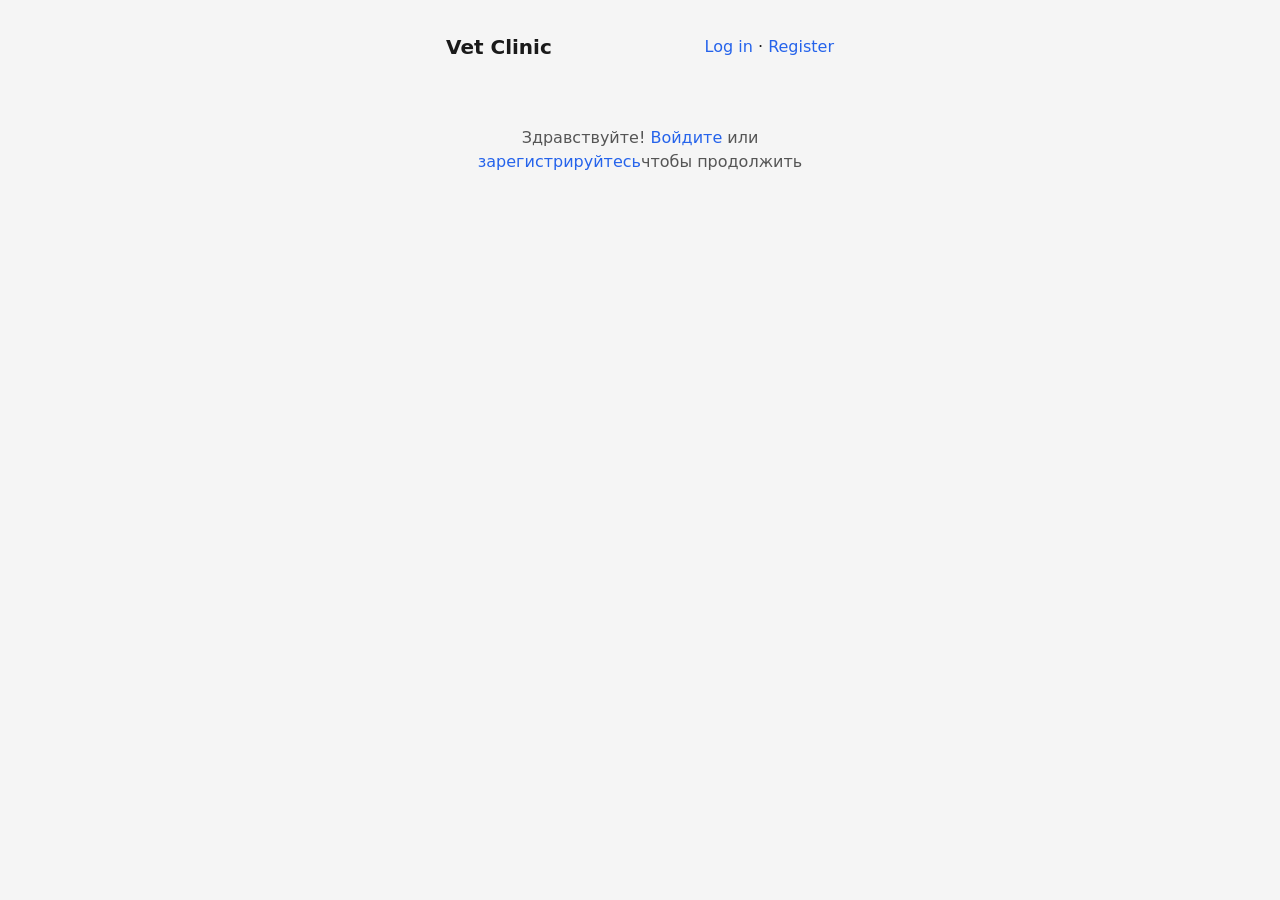
<file: frontend/index.html>
<!DOCTYPE html>
<html lang="en">
<head>
  <meta charset="UTF-8">
  <meta name="viewport" content="width=device-width, initial-scale=1.0">
  <title>Ветеринарная клиника — Главная</title>
  <link rel="stylesheet" href="static/css/style.css">
</head>
<body>
  <div class="container">
    <header class="header">
      <h1>Vet Clinic</h1>
      <nav id="nav"></nav>
    </header>
    <main>
      <section id="guest-message" class="hero" hidden>
        <p>Здравствуйте! <a href="login.html">Войдите</a> или <a href="register.html">зарегистрируйтесь</a>чтобы продолжить</p>
      </section>
      <section id="user-greeting" class="hero" hidden>
        <p id="user-greeting-text"></p>
        <div class="buttons">
          <p><a href="appointments.html" class="button">Запись к врачу</a></p>
          <p><a href="cards.html" class="button">Медицинские карточки</a></p>
        </div>
      </section>
    </main>
  </div>
  <script src="static/js/auth.js"></script>
  <script src="static/js/index.js"></script>
</body>
</html>
</file>
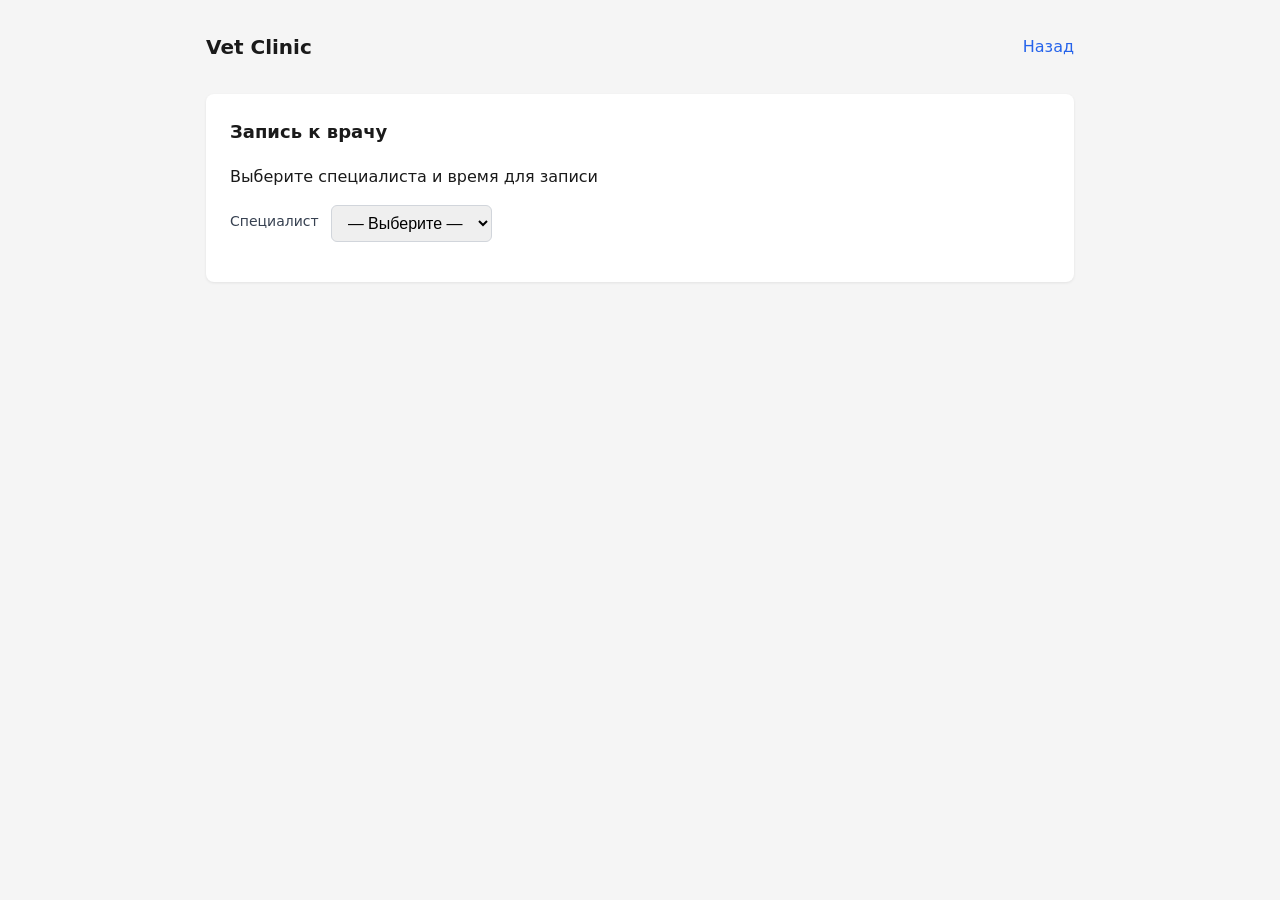
<file: frontend/appointments.html>
<!DOCTYPE html>
<html lang="en">
<head>
  <meta charset="UTF-8">
  <meta name="viewport" content="width=device-width, initial-scale=1.0">
  <title>Запись к врачу — Ветеринарная клиника</title>
  <link rel="stylesheet" href="static/css/style.css">
</head>
<body>
  <div class="container container-wide">
    <header class="header">
      <h1><a href="index.html">Vet Clinic</a></h1>
      <nav><a href="index.html">Назад</a></nav>
    </header>
    <main>
      <div class="card">
        <h2>Запись к врачу</h2>
        <p>Выберите специалиста и время для записи</p>
        <div class="schedule-actions">
          <label for="doctor-select">Специалист</label>
          <select id="doctor-select">
            <option value="">— Выберите —</option>
          </select>
        </div>
        <div id="schedule-message" class="error" hidden></div>
        <div id="schedule-grid" class="schedule-grid" hidden></div>
      </div>
    </main>
  </div>
  <script src="static/js/auth.js"></script>
  <script src="static/js/appointments.js"></script>
</body>
</html>
</file>
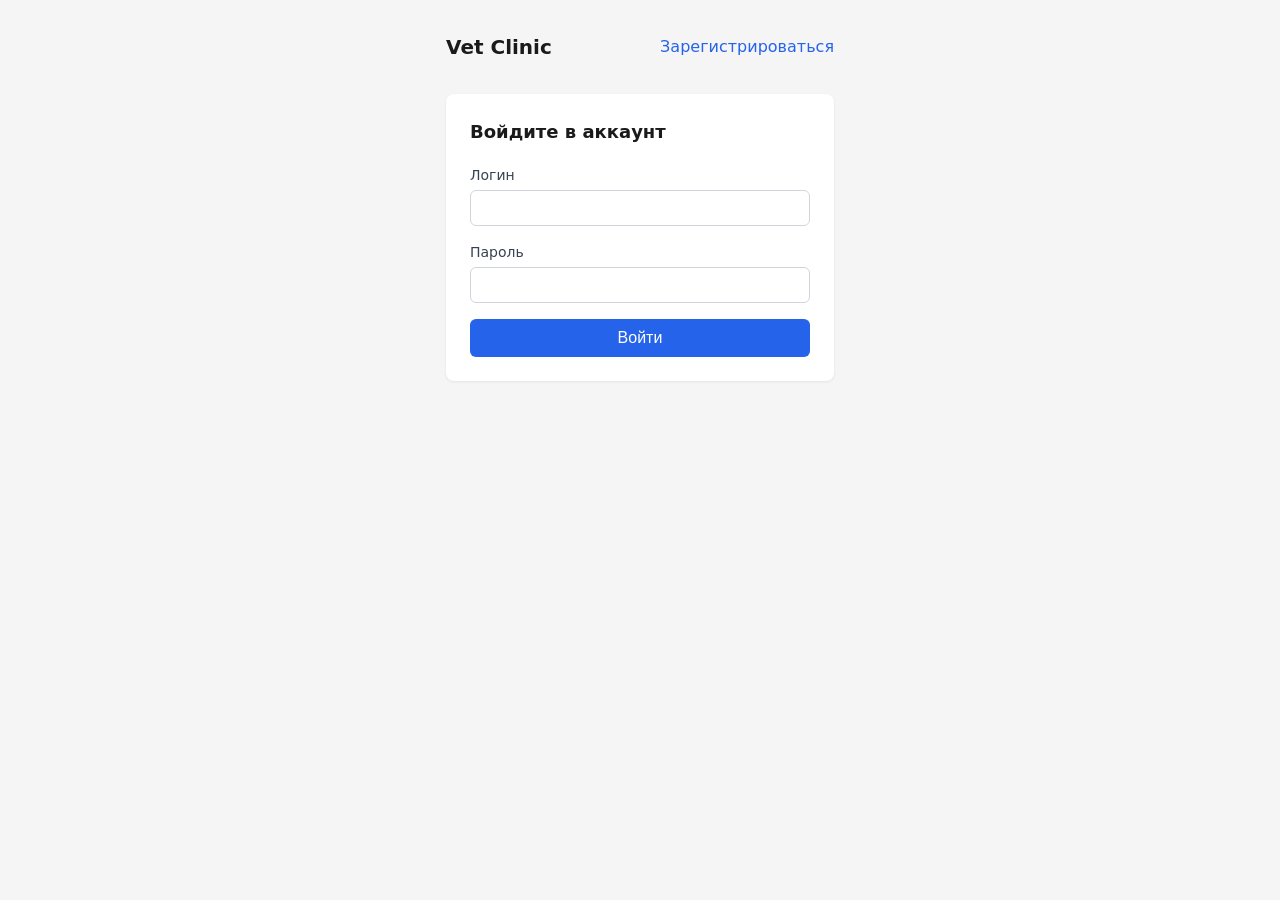
<file: frontend/login.html>
<!DOCTYPE html>
<html lang="en">
<head>
  <meta charset="UTF-8">
  <meta name="viewport" content="width=device-width, initial-scale=1.0">
  <title>Вход — Ветеринарная клиника</title>
  <link rel="stylesheet" href="static/css/style.css">
</head>
<body>
  <div class="container">
    <header class="header">
      <h1><a href="index.html">Vet Clinic</a></h1>
      <nav><a href="register.html">Зарегистрироваться</a></nav>
    </header>
    <main>
      <form id="login-form" class="card">
        <h2>Войдите в аккаунт</h2>
        <div id="login-error" class="error" role="alert" hidden></div>
        <label for="username">Логин</label>
        <input id="username" name="username" type="text" required autocomplete="username">
        <label for="password">Пароль</label>
        <input id="password" name="password" type="password" required autocomplete="current-password">
        <button type="submit">Войти</button>
      </form>
    </main>
  </div>
  <script src="static/js/auth.js"></script>
  <script src="static/js/login.js"></script>
</body>
</html>
</file>
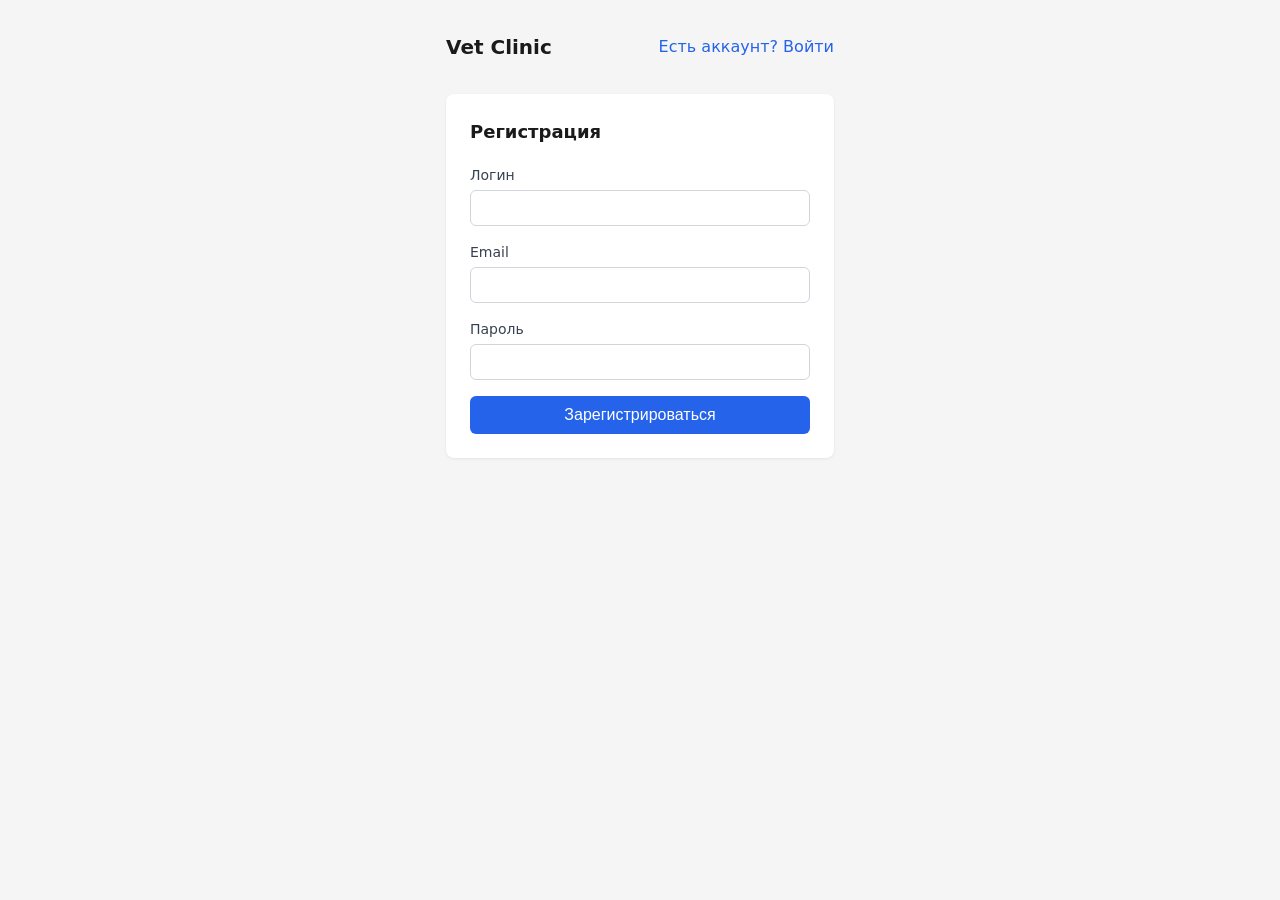
<file: frontend/register.html>
<!DOCTYPE html>
<html lang="en">
<head>
  <meta charset="UTF-8">
  <meta name="viewport" content="width=device-width, initial-scale=1.0">
  <title>Регистрация — Ветеринарная клиника</title>
  <link rel="stylesheet" href="static/css/style.css">
</head>
<body>
  <div class="container">
    <header class="header">
      <h1><a href="index.html">Vet Clinic</a></h1>
      <nav><a href="login.html">Есть аккаунт? Войти</a></nav>
    </header>
    <main>
      <form id="register-form" class="card">
        <h2>Регистрация</h2>
        <div id="register-error" class="error" role="alert" hidden></div>
        <label for="reg-username">Логин</label>
        <input id="reg-username" name="username" type="text" required autocomplete="username">
        <label for="reg-email">Email</label>
        <input id="reg-email" name="email" type="email" autocomplete="email">
        <label for="reg-password">Пароль</label>
        <input id="reg-password" name="password" type="password" required autocomplete="new-password">
        <button type="submit">Зарегистрироваться</button>
      </form>
    </main>
  </div>
  <script src="static/js/auth.js"></script>
  <script src="static/js/register.js"></script>
</body>
</html>
</file>
<file: frontend/static/css/style.css>
* {
  box-sizing: border-box;
}

body {
  margin: 0;
  font-family: system-ui, -apple-system, Segoe UI, Roboto, sans-serif;
  font-size: 16px;
  line-height: 1.5;
  color: #1a1a1a;
  background: #f5f5f5;
}

.container {
  max-width: 420px;
  margin: 0 auto;
  padding: 2rem 1rem;
}

.container-wide {
  max-width: 900px;
}

.header {
  display: flex;
  justify-content: space-between;
  align-items: center;
  margin-bottom: 2rem;
}

.header h1 {
  margin: 0;
  font-size: 1.25rem;
  font-weight: 600;
}

.header h1 a {
  color: inherit;
  text-decoration: none;
}

.header nav a {
  color: #2563eb;
  text-decoration: none;
}

.header nav a:hover {
  text-decoration: underline;
}

.hero {
  text-align: center;
  padding: 2rem 0;
}

.hero p {
  margin: 0;
  color: #555;
}

.hero a {
  color: #2563eb;
  text-decoration: none;
}

.hero a:hover {
  text-decoration: underline;
}

.hero .button {
  display: inline-block;
  margin-top: 1rem;
  padding: 0.5rem 1rem;
  font-size: 0.9375rem;
  color: #fff;
  background: #2563eb;
  border-radius: 6px;
  text-decoration: none;
}

.hero .button:hover {
  background: #1d4ed8;
}

.card {
  background: #fff;
  border-radius: 8px;
  padding: 1.5rem;
  box-shadow: 0 1px 3px rgba(0,0,0,0.08);
}

.card h2 {
  margin: 0 0 1.25rem;
  font-size: 1.125rem;
  font-weight: 600;
}

.card label {
  display: block;
  margin: 0 0 0.25rem;
  font-size: 0.875rem;
  font-weight: 500;
  color: #374151;
}

.card input {
  width: 100%;
  padding: 0.5rem 0.75rem;
  margin-bottom: 1rem;
  font-size: 1rem;
  border: 1px solid #d1d5db;
  border-radius: 6px;
}

.card input:focus {
  outline: none;
  border-color: #2563eb;
  box-shadow: 0 0 0 2px rgba(37, 99, 235, 0.2);
}

.card button {
  width: 100%;
  padding: 0.625rem 1rem;
  font-size: 1rem;
  font-weight: 500;
  color: #fff;
  background: #2563eb;
  border: none;
  border-radius: 6px;
  cursor: pointer;
}

.card button:hover {
  background: #1d4ed8;
}

.card button:focus {
  outline: none;
  box-shadow: 0 0 0 2px rgba(37, 99, 235, 0.4);
}

.error {
  margin-bottom: 1rem;
  padding: 0.5rem 0.75rem;
  font-size: 0.875rem;
  color: #b91c1c;
  background: #fef2f2;
  border-radius: 6px;
}

/* Appointments schedule */
.schedule-actions {
  margin-bottom: 1rem;
  display: flex;
  flex-wrap: wrap;
  gap: 0.75rem;
  align-items: center;
}

.schedule-actions select {
  padding: 0.5rem 0.75rem;
  font-size: 1rem;
  border: 1px solid #d1d5db;
  border-radius: 6px;
}

.schedule-grid {
  display: grid;
  grid-template-columns: repeat(8, 1fr);
  gap: 0.25rem;
  font-size: 0.8125rem;
}

.schedule-grid .day-label {
  font-weight: 600;
  padding: 0.25rem;
  text-align: center;
}

.schedule-grid .slot {
  padding: 0.35rem 0.5rem;
  border: 1px solid #e5e7eb;
  border-radius: 4px;
  background: #f9fafb;
  cursor: pointer;
  text-align: center;
}

.schedule-grid .slot:hover:not(.booked):not(:disabled) {
  background: #2563eb;
  color: #fff;
  border-color: #2563eb;
}

.schedule-grid .slot.booked {
  background: #e5e7eb;
  color: #6b7280;
  cursor: not-allowed;
}

.schedule-grid .slot:disabled {
  cursor: not-allowed;
}

.buttons {
  display: flex;
  height: 25%;
  gap: 25px;
}

#user-greeting-text {
  font-size: 1.75rem;
  color: black;
  margin-bottom: 25px;
}
</file>
